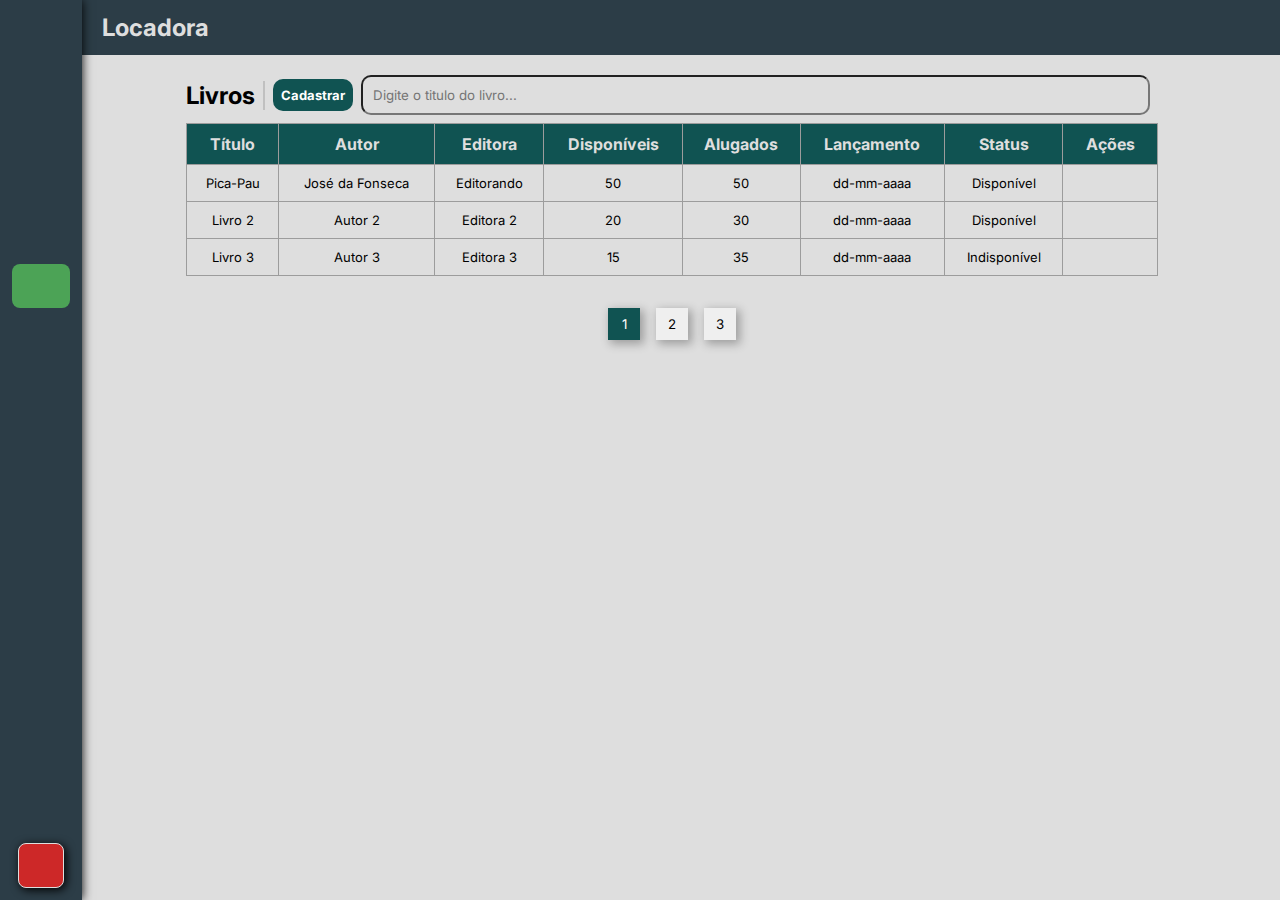
<file: html/books.html>
<!DOCTYPE html>
<html lang="pt-br">
<head>
    <meta charset="UTF-8">
    <meta name="viewport" content="width=device-width, initial-scale=1.0">
    <link rel="stylesheet" href="https://cdnjs.cloudflare.com/ajax/libs/font-awesome/6.5.2/css/all.min.css" integrity="sha512-SnH5WK+bZxgPHs44uWIX+LLJAJ9/2PkPKZ5QiAj6Ta86w+fsb2TkcmfRyVX3pBnMFcV7oQPJkl9QevSCWr3W6A==" crossorigin="anonymous" referrerpolicy="no-referrer" />
    <link rel="stylesheet" href="../css/headerAndSidebar.css">
    <link rel="stylesheet" href="../css/modais.css">
    <link rel="stylesheet" href="../css/books.css">
    <link rel="icon" href="../src/bluebook.png">
    <title>Cadastro de Livros</title>
</head>
<body>
    <nav id="sidebar">
        <div id="sidebarContent">
            <div id="user">
                <!-- <img src="https://cdn-icons-png.flaticon.com/512/4715/4715329.png" id="userAvatar" alt="Avatar"> -->
                <p id="userInfos">
                    <span class="itemDescription">
                        Admin
                    </span>

                    <span class="itemDescription">
                        useremail@gmail.com
                    </span>
                </p>

                <button id="openSidebar"><i class="fa-solid fa-bars"></i></button>
            </div>
   
            <ul id="sideItens">
                <a href="dashboard.html">
                    <li class="sideItem">
                            <i class="fa-solid fa-chart-line"></i>
                            <span class="itemDescription">
                                Relatório geral
                            </span>
                    </li>
                </a>

                <a href="users.html">
                    <li class="sideItem">
                            <i class="fa-solid fa-user-group"></i>
                            <span class="itemDescription">
                                Controle de usuários
                            </span>
                    </li>
                </a>

                <a href="renters.html">
                    <li class="sideItem">
                            <i class="fa-solid fa-address-book"></i>
                            <span class="itemDescription">
                                Controle de Locatários
                            </span>
                    </li>
                </a>

                <a href="publishers.html">
                    <li class="sideItem">
                            <i class="fa-solid fa-marker"></i>
                            <span class="itemDescription">
                                Controle de Editoras
                            </span>
                    </li>
                </a>

                <a href="#">
                    <li class="sideItem active">
                            <i class="fa-solid fa-book"></i>
                            <span class="itemDescription">
                                Controle de Livros
                            </span>
                    </li>
                </a>

                <a href="rents.html">
                    <li class="sideItem">
                            <i class="fa-solid fa-book-bookmark"></i>
                            <span class="itemDescription">
                                Controle de aluguéis
                            </span>
                    </li>
                </a>
            </ul>
        </div>

        <div id="logout">
            <button id="logoutBtn" onclick="window.location.href='../index.html'">
                <i class="fa-solid fa-right-from-bracket"></i>
                <span class="itemDescription">Logout</span>
            </button>
        </div>
    </nav>

    <header id="header">
        Locadora
    </header>

    <main id="main">
        <div class="tableHeader">
            <p class="tituloTable">Livros</p>
            <button class="cadastrarBtn">Cadastrar</button>

            <div class="campoPesquisa">
                <input type="text" id="searchInput" onkeyup="searchTable()" placeholder="Digite o titulo do livro..."> 
                <i class="fa-solid fa-magnifying-glass"></i>
            </div>
        </div>
 
        <table>
            <thead>
                <tr>
                    <th>Título</th>
                    <th>Autor</th>
                    <th>Editora</th>
                    <th>Disponíveis</th>
                    <th>Alugados</th>
                    <th>Lançamento</th>
                    <th>Status</th>
                    <th>Ações</th>
                </tr>
            </thead>
            <tbody id="table-body">
                <!-- js -->
            </tbody>
        </table>
        
        <div class="paginacao">
            <button id="prev" class="chevron"><i class="fa-solid fa-chevron-left"></i></button>
            <button class="paginacaoItem active">1</button>
            <button class="paginacaoItem">2</button>
            <button class="paginacaoItem">3</button>
            <button id="next" class="chevron"><i class="fa-solid fa-chevron-right"></i></button>
        </div>
        

        <!-- Modais -->
        <div id="fadeCadastrar" class="hide"></div>

        <div id="modalCadastrar" class="hide">
            <div class="modalHeaderCadastrar">
                <button id="closeBtnCadastrar"><i class="fa-solid fa-xmark"></i></button>
                <h2>Cadastro</h2>
            </div>
            <div class="modalBodyCadastrar">
                <form id="formCadastro">
                    <label for="titleBook"><i class="fa-solid fa-book"></i>Titulo do livro</label>
                    <input type="text" id="titleBook" name="titleBook" placeholder="Adicione o titulo do livro" required>
                    
                    <label for="autor"><i class="fa-solid fa-user"></i>Autor</label>
                    <input type="text" id="autor" name="autor" placeholder="Adicione o nome do autor" required>

                    <label for="publisher"><i class="fa-solid fa-bookmark"></i>Editora</label>
                    <input type="text" id="publisher" name="publisher" placeholder="Adicione o nome da editora" required>

                    <label for="date"><i class="fa-solid fa-calendar-days"></i>Data de lançamento</label>
                    <input type="date" id="date" name="date" placeholder="Adicione a data de lançamento" required>

                    <label for="estoque"><i class="fa-solid fa-store"></i>Estoque</label>
                    <input type="number" id="estoque" name="estoque" placeholder="Adicione o número de estoque" required>

                    <div class="opcoesCadastrar">
                        <button type="submit" class="salvarCadastroBtn">Cadastrar</button>
                        <button type="button" class="cancelarCadastroBtn">Cancelar</button>
                    </div> 
                </form>

            </div>
        </div>

        <div id="fadeAlugar" class="hide"></div>

        <div id="modalAlugar" class="hide">
            <div class="modalHeaderAlugar">
                <button id="closeBtnAlugar"><i class="fa-solid fa-xmark"></i></button>
                <h2>Cadastro</h2>
            </div>
            <div class="modalBodyAlugar">
                <form id="formAluguel">
                    <label for="titleBook"><i class="fa-solid fa-book"></i>Nome do Locatário</label>
                    <input type="text" id="titleBook" name="titleBook" placeholder="Adicione o nome do locatário" required>
                    
                    <label for="autor"><i class="fa-solid fa-user"></i>Email</label>
                    <input type="text" id="autor" name="autor" placeholder="Adicione o email do locatário" required>

                    <label for="date"><i class="fa-solid fa-calendar-days"></i>Data de devolução</label>
                    <input type="date" id="date" name="date" placeholder="dd/mm/aaaa required">

                    <div class="moreInfor">
                        <div class="inforRent"><i class="fa-solid fa-user"></i><span>Autor:</span> José da Fonseca</div>
                        <div class="inforRent"><i class="fa-solid fa-bookmark"></i><span>Editora:</span> Editorando</div>
                    </div>

                    <div class="opcoesAlugar">
                        <button type="submit" class="salvarAluguelBtn">Alugar</button>
                        <button type="button" class="cancelarAluguelBtn">Cancelar</button>
                    </div>
                </form>

            </div>
        </div>

        <div id="fade" class="hide"></div>

        <div id="modalExcluir" class="hide">
            <div class="modalHeader">
                <h2>Deseja excluir este livro?</h2>
                <button id="closeBtn"><i class="fa-solid fa-xmark"></i></button>
            </div>
            <div class="modalBody">
                <p>Após excluir, todos os dados deste livro serão apagados para sempre.</p>
                <div class="opcoes">
                    <button class="excluirBtn">Excluir livro</button>
                    <button class="cancelarBtn">Cancelar</button>
                </div>
            </div>
        </div>

        <div id="fadeEditar" class="hide"></div>

        <div id="modalEditar" class="hide">
            <div class="modalHeaderEditar">
                <button id="closeBtnEditar"><i class="fa-solid fa-xmark"></i></button>
                <h2>Edição</h2>
            </div>
            <div class="modalBodyEditar">
                <form>
                    <label for="titleBook"><i class="fa-solid fa-book"></i>Titulo do livro</label>
                    <input type="text" id="titleBook" name="titleBook" placeholder="Pica-Pau" >
                    
                    <label for="autor"><i class="fa-solid fa-user"></i>Autor</label>
                    <input type="text" id="autor" name="autor" placeholder="José da Fonseca	">

                    <label for="publisher"><i class="fa-solid fa-bookmark"></i>Editora</label>
                    <input type="text" id="publisher" name="publisher" placeholder="Editorando">

                    <label for="date"><i class="fa-solid fa-calendar-days"></i>Data de lançamento</label>
                    <input type="date" id="date" name="date" placeholder="dd/mm/aaaa">

                    <label for="estoque"><i class="fa-solid fa-store"></i>Estoque</label>
                    <input type="number" id="estoque" name="estoque" placeholder="50">

                    <div class="opcoesEditar">
                        <button class="salvarEditarBtn">Salvar</button>
                        <button class="cancelarEditarBtn">Cancelar</button>
                    </div>

                </form>
            </div>
        </div>

        <div id="fadeEditarConfirm" class="hide"></div>
        
        <div id="modalEditarConfirm" class="hide">
            <div class="modalHeader">
                <h2>Deseja editar este livro?</h2>
                <button id="closeBtnEditarConfirm"><i class="fa-solid fa-xmark"></i></button>
            </div>
            <div class="modalBody">
                <p>Após editar, todos os dados anteriores deste livro serão apagados para sempre.</p>
                <div class="opcoes">
                    <button class="editarBtnConfirm">Editar livro</button>
                    <button class="cancelarBtnEditarConfirm">Cancelar</button>
                </div>
            </div>
        </div>
    </main>

    <script src="../service/books.js"></script>
    <script src="../service/sidebar.js"></script>
</body>
</html>
</file>
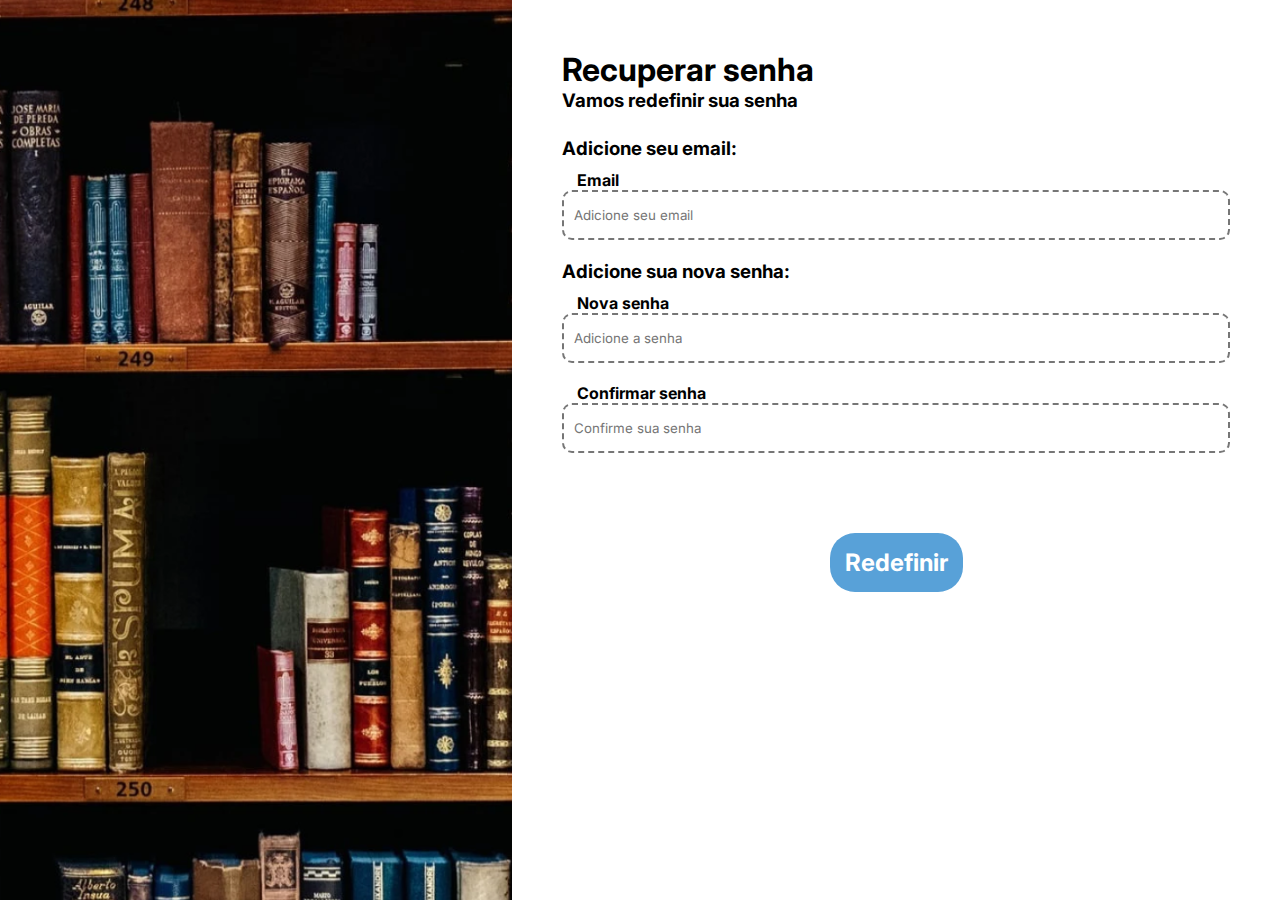
<file: html/recoverPassword.html>
<!DOCTYPE html>
<html lang="pt-br">
<head>
    <meta charset="UTF-8">
    <meta name="viewport" content="width=device-width, initial-scale=1.0">
    <link rel="stylesheet" href="https://cdnjs.cloudflare.com/ajax/libs/font-awesome/6.5.2/css/all.min.css" integrity="sha512-SnH5WK+bZxgPHs44uWIX+LLJAJ9/2PkPKZ5QiAj6Ta86w+fsb2TkcmfRyVX3pBnMFcV7oQPJkl9QevSCWr3W6A==" crossorigin="anonymous" referrerpolicy="no-referrer" />
    <link rel="stylesheet" href="../css/recoverPassword.css">
    <link rel="icon" href="../src/bluebook.png">
    <title>Recuperar senha</title>
</head>
<body>
    <main>
        <h1>Recuperar senha</h1>
        <h3>Vamos redefinir sua senha</h3>


        <form action="">
            <h3>Adicione seu email:</h3>
            <label for="username"><i class="fa-solid fa-envelope"></i> Email</label>
            <input type="email" id="email" name="email" placeholder="Adicione seu email" required>

            <h3>Adicione sua nova senha:</h3>
            <label for="password"><i class="fa-solid fa-lock"></i> Nova senha</label>
            <input type="password" id="newPassword" name="newPassword" placeholder= "Adicione a senha" required>
            
            <label for="password"><i class="fa-solid fa-lock"></i> Confirmar senha</label>
            <input type="password" id="passwordConfirm" name="passwordConfirm" placeholder="Confirme sua senha" required>
            
            <button type="submit">Redefinir</button>
        </form>
    </main>
</body>
</html>
</file>
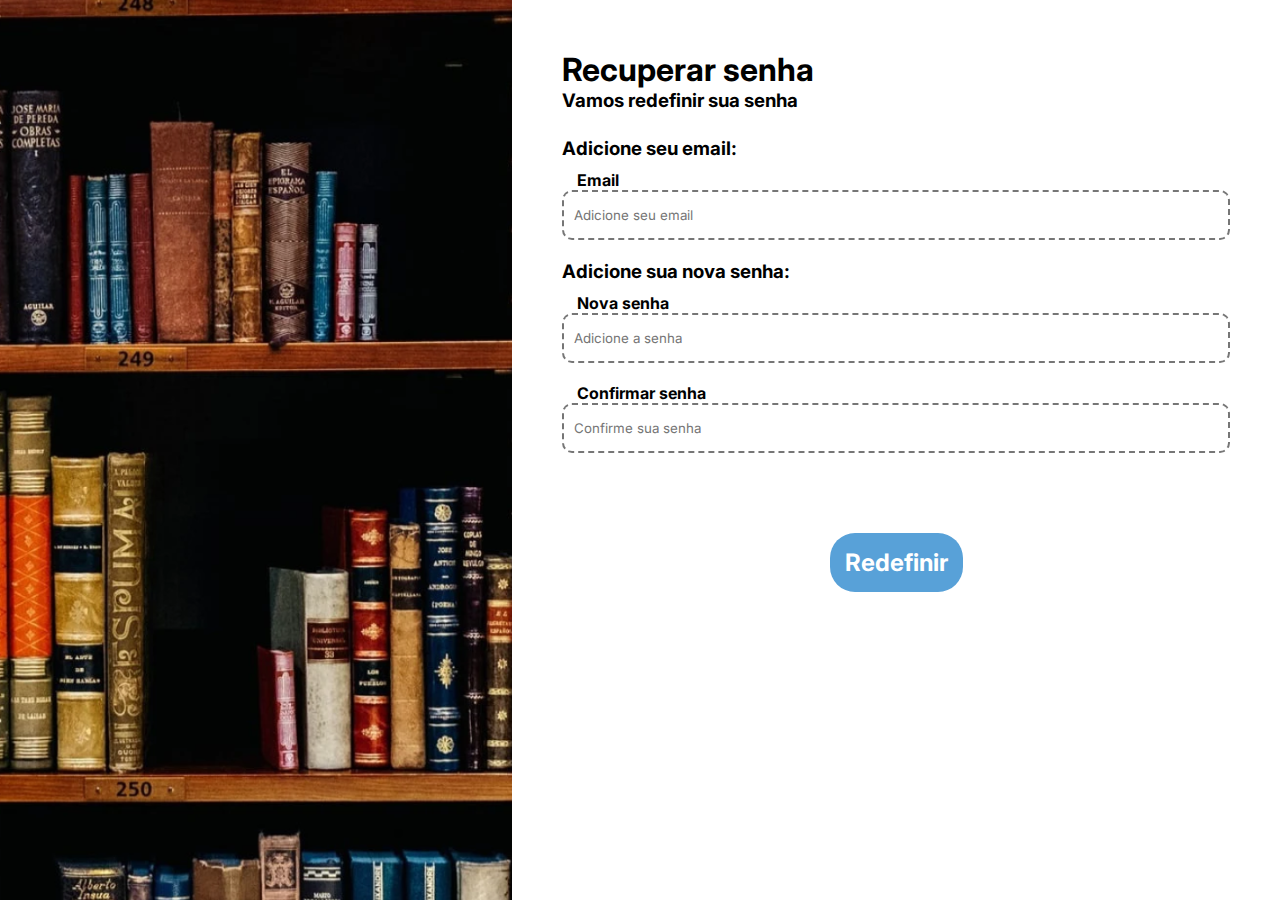
<file: html/recuperarSenha.html>
<!DOCTYPE html>
<html lang="pt-br">
<head>
    <meta charset="UTF-8">
    <meta name="viewport" content="width=device-width, initial-scale=1.0">
    <link rel="stylesheet" href="https://cdnjs.cloudflare.com/ajax/libs/font-awesome/6.5.2/css/all.min.css" integrity="sha512-SnH5WK+bZxgPHs44uWIX+LLJAJ9/2PkPKZ5QiAj6Ta86w+fsb2TkcmfRyVX3pBnMFcV7oQPJkl9QevSCWr3W6A==" crossorigin="anonymous" referrerpolicy="no-referrer" />
    <link rel="stylesheet" href="../css/recuperarSenha.css">
    <title>Recuperar senha</title>
</head>
<body>
    <main>
        <h1>Recuperar senha</h1>
        <h3>Vamos redefinir sua senha</h3>


        <form action="">
            <h3>Adicione seu email:</h3>
            <label for="username"><i class="fa-solid fa-envelope"></i> Email</label>
            <input type="email" id="email" name="email" placeholder="Adicione seu email" required>

            <h3>Adicione sua nova senha:</h3>
            <label for="password"><i class="fa-solid fa-lock"></i> Nova senha</label>
            <input type="password" id="newPassword" name="newPassword" placeholder= "Adicione a senha" required>
            
            <label for="password"><i class="fa-solid fa-lock"></i> Confirmar senha</label>
            <input type="password" id="passwordConfirm" name="passwordConfirm" placeholder="Confirme sua senha" required>
            
            <button type="submit">Redefinir</button>
        </form>
    </main>
</body>
</html>
</file>
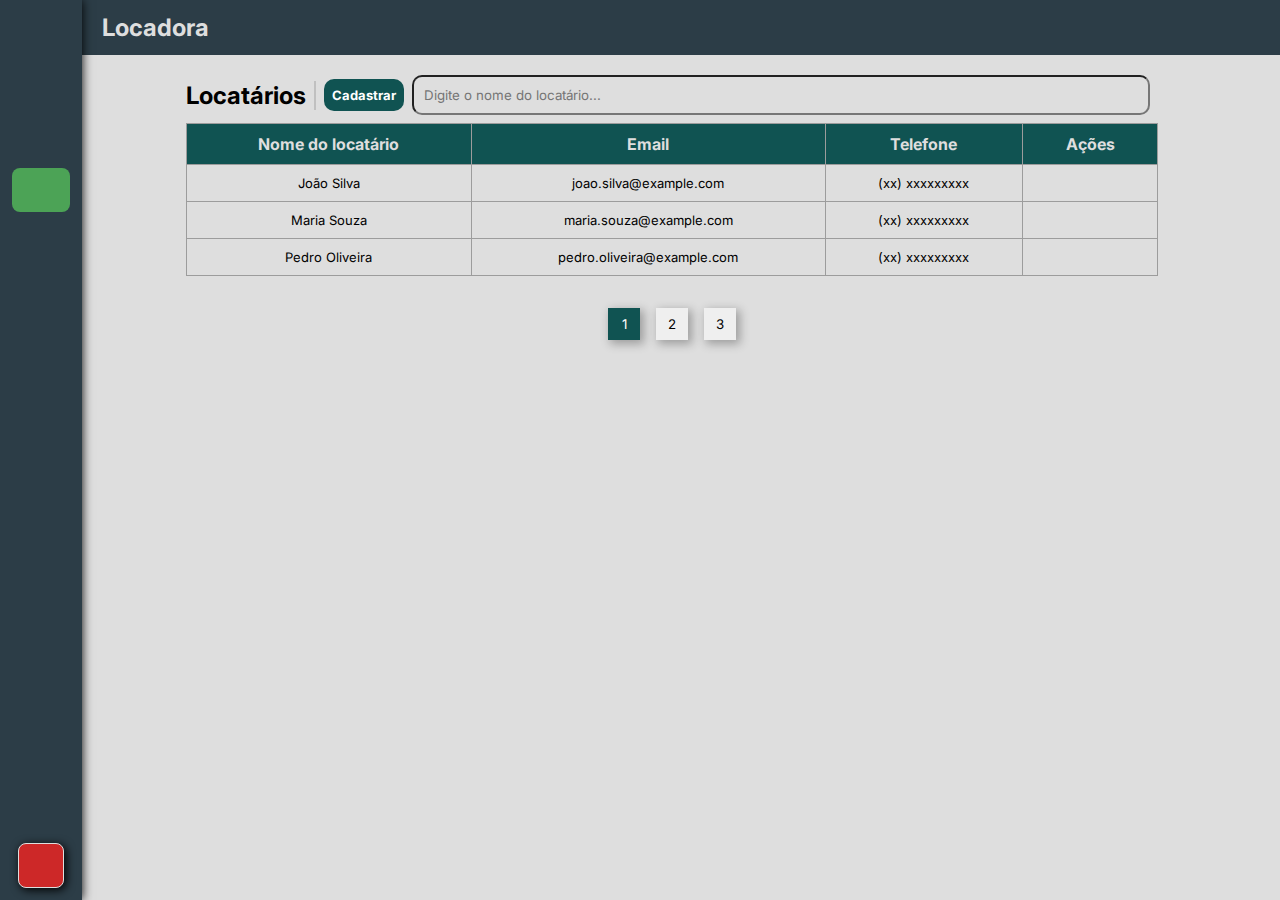
<file: html/renters.html>
<!DOCTYPE html>
<html lang="pt-br">
<head>
    <meta charset="UTF-8">
    <meta name="viewport" content="width=device-width, initial-scale=1.0">
    <link rel="stylesheet" href="https://cdnjs.cloudflare.com/ajax/libs/font-awesome/6.5.2/css/all.min.css" integrity="sha512-SnH5WK+bZxgPHs44uWIX+LLJAJ9/2PkPKZ5QiAj6Ta86w+fsb2TkcmfRyVX3pBnMFcV7oQPJkl9QevSCWr3W6A==" crossorigin="anonymous" referrerpolicy="no-referrer" />
    <link rel="stylesheet" href="../css/headerAndSidebar.css">
    <link rel="stylesheet" href="../css/modais.css">
    <link rel="stylesheet" href="../css/renters.css">
    <link rel="icon" href="../src/bluebook.png">
    <title>Cadastro de locatarios</title>
</head>
<body>
    <nav id="sidebar">
        <div id="sidebarContent">
            <div id="user">
                <!-- <img src="https://cdn-icons-png.flaticon.com/512/4715/4715329.png" id="userAvatar" alt="Avatar"> -->
                <p id="userInfos">
                    <span class="itemDescription">
                        Admin
                    </span>

                    <span class="itemDescription">
                        useremail@gmail.com
                    </span>
                </p>

                <button id="openSidebar"><i class="fa-solid fa-bars"></i></button>
            </div>
   
            <ul id="sideItens">
                <a href="dashboard.html">
                    <li class="sideItem">
                            <i class="fa-solid fa-chart-line"></i>
                            <span class="itemDescription">
                                Relatório geral
                            </span>
                    </li>
                </a>

                <a href="users.html">
                    <li class="sideItem">
                            <i class="fa-solid fa-user-group"></i>
                            <span class="itemDescription">
                                Controle de usuários
                            </span>
                    </li>
                </a>

                <a href="#">
                    <li class="sideItem active">
                            <i class="fa-solid fa-address-book"></i>
                            <span class="itemDescription">
                                Controle de Locatários
                            </span>
                    </li>
                </a>

                <a href="publishers.html">
                    <li class="sideItem">
                            <i class="fa-solid fa-marker"></i>
                            <span class="itemDescription">
                                Controle de Editoras
                            </span>
                    </li>
                </a>

                <a href="books.html">
                    <li class="sideItem">
                            <i class="fa-solid fa-book"></i>
                            <span class="itemDescription">
                                Controle de Livros
                            </span>
                    </li>
                </a>
                
                <a href="rents.html">
                    <li class="sideItem">
                            <i class="fa-solid fa-book-bookmark"></i>
                            <span class="itemDescription">
                                Controle de aluguéis
                            </span>
                    </li>
                </a>
            </ul>
        </div>

        <div id="logout">
            <button id="logoutBtn" onclick="window.location.href='../index.html'">
                <i class="fa-solid fa-right-from-bracket"></i>
                <span class="itemDescription">Logout</span>
            </button>
        </div>
    </nav>

    <header id="header">
        Locadora
    </header>

    <main id="main">
        <div class="tableHeader">
            <p class="tituloTable">Locatários</p>
            <button class="cadastrarBtn">Cadastrar</button>

            <div class="campoPesquisa">
                <input type="text" id="searchInput" onkeyup="searchTable()" placeholder="Digite o nome do locatário..."> 
                <i class="fa-solid fa-magnifying-glass"></i>
            </div>
        </div>

        <table>
            <thead>
                <tr>
                    <th>Nome do locatário</th>
                    <th>Email</th>
                    <th>Telefone</th>
                    <th>Ações</th>
                </tr>
            </thead>
            <tbody id="table-body">
                <!-- js -->
            </tbody>
        </table>
        
        <div class="paginacao">
            <button id="prev" class="chevron"><i class="fa-solid fa-chevron-left"></i></button>
            <button class="paginacaoItem active">1</button>
            <button class="paginacaoItem">2</button>
            <button class="paginacaoItem">3</button>
            <button id="next" class="chevron"><i class="fa-solid fa-chevron-right"></i></button>
        </div>
        

        <!-- Modais -->
        <div id="fadeCadastrar" class="hide"></div>

        <div id="modalCadastrar" class="hide">
            <div class="modalHeaderCadastrar">
                <button id="closeBtnCadastrar"><i class="fa-solid fa-xmark"></i></button>
                <h2>Cadastro</h2>
            </div>
            <div class="modalBodyCadastrar">
                <form id="formCadastro">
                    <div class="step activeStep">
                        <label for="username"><i class="fa-solid fa-user"></i>Nome do locatário</label>
                        <input type="text" id="username" name="username" placeholder="Adicione o nome do locatário" required>
                        
                        <label for="email"><i class="fa-solid fa-envelope"></i>Email</label>
                        <input type="email" id="email" name="email" placeholder="Adicione o email da editora" required>

                        <label for="tel"><i class="fa-solid fa-phone"></i>Telefone</label>
                        <input type="tel" id="tel" name="tel" placeholder="Adicione o telefone do locatario" required>

                        <label for="site"><i class="fa-regular fa-credit-card"></i>CPF</label>
                        <input type="text" id="cpf" name="cpf" placeholder="Adicione o cpf" required>

                        <div class="opcoesCadastrar">
                            <button type="submit" class="proximoCadastroBtn">Próximo</button>
                            <button type="button" class="cancelarCadastroBtn">Cancelar</button>
                        </div>
                    </div>

                    <div class="step">
                        <label for="username"><i class="fa-regular fa-building"></i>Logradouro</label>
                        <input type="text" id="username" name="username" placeholder="Adicione o logradouro">
                        
                        <label for="homeNumber"><i class="fa-solid fa-house"></i>Número da residência</label>
                        <input type="text" id="homeNumber" name="homeNumber" placeholder="Adicione o número da residência">

                        <label for="tel"><i class="fa-solid fa-road"></i>Bairro</label>
                        <input type="tel" id="tel" name="tel" placeholder="Adicione o bairro">

                        <label for="city"><i class="fa-solid fa-city"></i>Cidade</label>
                        <input type="text" id="city" name="city" placeholder="Adicione a cidade">

                        <div class="opcoesCadastrar">
                            <button type="submit" class="salvarCadastroBtn">Cadastrar</button>
                            <button type="button" class="cancelarCadastroBtn2">Cancelar</button>
                        </div>
                    </div>
                </form>

            </div>
        </div>

        <div id="fade" class="hide"></div>

        <div id="modalExcluir" class="hide">
            <div class="modalHeader">
                <h2>Deseja excluir este locatário?</h2>
                <button id="closeBtn"><i class="fa-solid fa-xmark"></i></button>
            </div>
            <div class="modalBody">
                <p>Após excluir, todos os dados deste locatário serão apagados para sempre.</p>
                <div class="opcoes">
                    <button class="excluirBtn">Excluir locatário</button>
                    <button class="cancelarBtn">Cancelar</button>
                </div>
            </div>
        </div>

        <div id="fadeEditar" class="hide"></div>

        <div id="modalEditar" class="hide">
            <div class="modalHeaderEditar">
                <button id="closeBtnEditar"><i class="fa-solid fa-xmark"></i></button>
                <h2>Edição</h2>
            </div>
            <div class="modalBodyEditar">
                <form>
                    <label for="username"><i class="fa-solid fa-book"></i>Nome da editora</label>
                    <input type="text" id="username" name="username" placeholder="Editora">
                    
                    <label for="email"><i class="fa-solid fa-envelope"></i>Email</label>
                    <input type="email" id="email" name="email" placeholder="editora@harpercollins.com">

                    <label for="tel"><i class="fa-solid fa-phone"></i>Telefone</label>
                    <input type="tel" id="tel" name="tel" placeholder="652-207-7000">

                    <label for="site"><i class="fa-solid fa-globe"></i>Site</label>
                    <input type="url" id="site" name="site" placeholder="edieditora.com">
                </form>
                
                <div class="opcoesEditar">
                    <button type="" class="salvarEditarBtn">Salvar</button>
                    <button class="cancelarEditarBtn">Cancelar</button>
                </div>

            </div>
        </div>

        <div id="fadeEditarConfirm" class="hide"></div>
        
        <div id="modalEditarConfirm" class="hide">
            <div class="modalHeader">
                <h2>Deseja editar este locatário?</h2>
                <button id="closeBtnEditarConfirm"><i class="fa-solid fa-xmark"></i></button>
            </div>
            <div class="modalBody">
                <p>Após editar, todos os dados anteriores deste locatário serão apagados para sempre.</p>
                <div class="opcoes">
                    <button class="editarBtnConfirm">Editar editora</button>
                    <button class="cancelarBtnEditarConfirm">Cancelar</button>
                </div>
            </div>
        </div>

        <div id="fadeDetalhes" class="hide"></div>

        <div id="modalDetalhes" class="hide">
            <div class="modalHeaderDetalhes">
                <button id="closeBtnDetalhes"><i class="fa-solid fa-xmark"></i></button>
                <h2>Detalhes</h2>
            </div>

            <div class="modalBodyDetalhes">

                <div class="detalhesSessao">
                    <div class="detalhes">
                        <div class="inforEditora">
                            <div class="inforEditoraTitle"><i class="fa-solid fa-user"></i>Nome do locatário</div>
                            <p>João Silva</p>
                        </div>

                        <div class="inforEditora">
                            <div class="inforEditoraTitle"><i class="fa-solid fa-envelope"></i>Email</div>
                            <p>joao.silva@example.com</p>
                        </div>

                        <div class="inforEditora">
                            <div class="inforEditoraTitle"><i class="fa-solid fa-phone"></i>Telefone</div>
                            <p>(xx) xxxxxxxxx</p>
                        </div>

                        <div class="inforEditora">
                            <div class="inforEditoraTitle"><i class="fa-regular fa-credit-card"></i>CPF</div>
                            <p>45x.xxx.xxx.65</p>
                        </div>
                    </div>

                    <div class="detalhes">
                        <div class="inforEditora">
                            <div class="inforEditoraTitle"><i class="fa-regular fa-building"></i>Logradouro</div>
                            <p>Condominio seu zé</p>
                        </div>

                        <div class="inforEditora">
                            <div class="inforEditoraTitle"><i class="fa-solid fa-house"></i>Número da casa</div>
                            <p>456</p>
                        </div>

                        <div class="inforEditora">
                            <div class="inforEditoraTitle"><i class="fa-solid fa-road"></i>Bairro</div>
                            <p>Horto</p>
                        </div>

                        <div class="inforEditora">
                            <div class="inforEditoraTitle"><i class="fa-solid fa-city"></i>Cidade</div>
                            <p>Maracanaú</p>
                        </div>

                        <div class="inforEditora">
                            <div class="inforEditoraTitle"><i class="fa-regular fa-map"></i>Uf</div>
                            <p>Ceará</p>
                        </div>
                    </div>
                </div>

                <div class="opcoesEditar">
                    <button type="" class="sairDetalhesBtn">Sair</button>
                </div>
            </div>
        </div>
    </main>

    <script src="../service/renters.js"></script>
    <script src="../service/sidebar.js"></script>
</body>
</html>
</file>
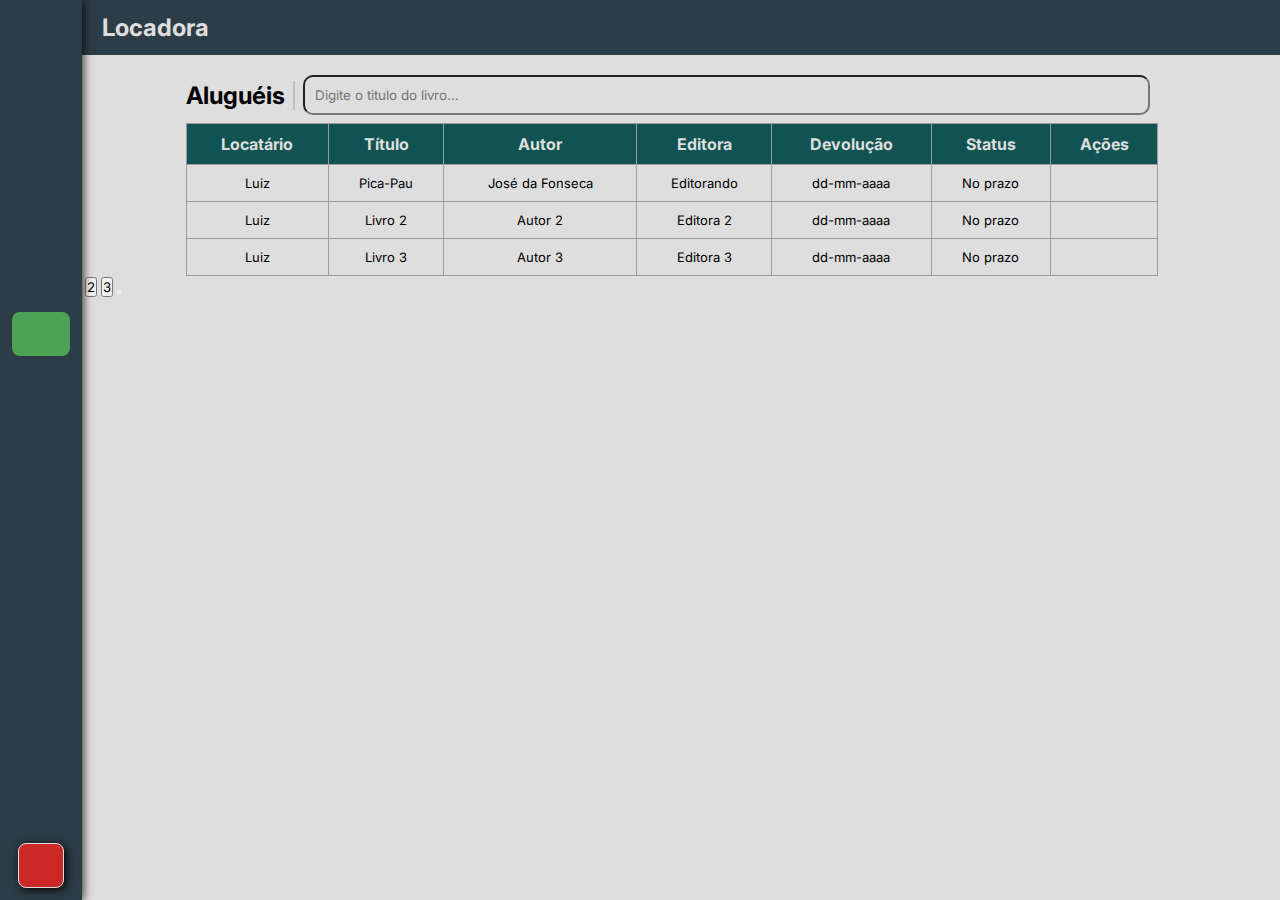
<file: html/rents.html>
<!DOCTYPE html>
<html lang="pt-br">
<head>
    <meta charset="UTF-8">
    <meta name="viewport" content="width=device-width, initial-scale=1.0">
    <link rel="stylesheet" href="https://cdnjs.cloudflare.com/ajax/libs/font-awesome/6.5.2/css/all.min.css" integrity="sha512-SnH5WK+bZxgPHs44uWIX+LLJAJ9/2PkPKZ5QiAj6Ta86w+fsb2TkcmfRyVX3pBnMFcV7oQPJkl9QevSCWr3W6A==" crossorigin="anonymous" referrerpolicy="no-referrer" />
    <link rel="stylesheet" href="../css/headerAndSidebar.css">
    <link rel="stylesheet" href="../css/modais.css">
    <link rel="stylesheet" href="../css/rents.css">
    <link rel="icon" href="../src/bluebook.png">
    <title>Controle de alugueis</title>
</head>
<body>
    <nav id="sidebar">
        <div id="sidebarContent">
            <div id="user">
                <!-- <img src="https://cdn-icons-png.flaticon.com/512/4715/4715329.png" id="userAvatar" alt="Avatar"> -->
                <p id="userInfos">
                    <span class="itemDescription">
                        Admin
                    </span>

                    <span class="itemDescription">
                        useremail@gmail.com
                    </span>
                </p>

                <button id="openSidebar"><i class="fa-solid fa-bars"></i></button>
            </div>
   
            <ul id="sideItens">
                <a href="dashboard.html">
                    <li class="sideItem">
                            <i class="fa-solid fa-chart-line"></i>
                            <span class="itemDescription">
                                Relatório geral
                            </span>
                    </li>
                </a>

                <a href="users.html">
                    <li class="sideItem">
                            <i class="fa-solid fa-user-group"></i>
                            <span class="itemDescription">
                                Controle de usuários
                            </span>
                    </li>
                </a>

                <a href="renters.html">
                    <li class="sideItem">
                            <i class="fa-solid fa-address-book"></i>
                            <span class="itemDescription">
                                Controle de Locatários
                            </span>
                    </li>
                </a>

                <a href="publishers.html">
                    <li class="sideItem">
                            <i class="fa-solid fa-marker"></i>
                            <span class="itemDescription">
                                Controle de Editoras
                            </span>
                    </li>
                </a>

                <a href="books.html">
                    <li class="sideItem">
                            <i class="fa-solid fa-book"></i>
                            <span class="itemDescription">
                                Controle de Livros
                            </span>
                    </li>
                </a>

                <a href="#">
                    <li class="sideItem active">
                            <i class="fa-solid fa-book-bookmark"></i>
                            <span class="itemDescription">
                                Controle de aluguéis
                            </span>
                    </li>
                </a>
            </ul>
        </div> 

        <div id="logout">
            <button id="logoutBtn" onclick="window.location.href='../index.html'">
                <i class="fa-solid fa-right-from-bracket"></i>
                <span class="itemDescription">Logout</span>
            </button>
        </div>
    </nav>

    <header id="header">
        Locadora
    </header>

    <main id="main">
        <div class="tableHeader">
            <p class="tituloTable">Aluguéis</p>

            <div class="campoPesquisa">
                <input type="text" id="searchInput" onkeyup="searchTable()" placeholder="Digite o titulo do livro..."> 
                <i class="fa-solid fa-magnifying-glass"></i>
            </div>
        </div>
        
        <table>
            <thead>
                <tr>
                    <th>Locatário</th>
                    <th>Título</th>
                    <th>Autor</th>
                    <th>Editora</th>
                    <th>Devolução</th>
                    <th>Status</th>
                    <th>Ações</th>
                </tr>
            </thead>
            <tbody id="table-body">
                <!-- js -->
            </tbody>
        </table>
        
        <div class="paginacao">
            <button id="prev" class="chevron"><i class="fa-solid fa-chevron-left"></i></button>
            <button class="paginacaoItem active">1</button>
            <button class="paginacaoItem">2</button>
            <button class="paginacaoItem">3</button>
            <button id="next" class="chevron"><i class="fa-solid fa-chevron-right"></i></button>
        </div>
        

        <div id="fade" class="hide"></div>

        <div id="modalDevolver" class="hide">
            <div class="modalHeader">
                <h2>Deseja devolver este livro?</h2>
                <button id="closeBtn"><i class="fa-solid fa-xmark"></i></button>
            </div>
            <div class="modalBody">
                <p>Você poderá alugar novamente este livro depois no catálogo de livros.</p>
                <div class="opcoes">
                    <button class="devolverBtn">Devolver livro</button>
                    <button class="cancelarBtn">Cancelar</button>
                </div>
            </div>
        </div>

        <div id="fadeEditar" class="hide"></div>

        <div id="modalEditar" class="hide">
            <div class="modalHeaderEditar">
                <button id="closeBtnEditar"><i class="fa-solid fa-xmark"></i></button>
                <h2>Edição</h2>
            </div>
            <div class="modalBodyEditar">
                <form>
                    <label for="titleBook"><i class="fa-solid fa-book"></i>Nome do Locatário</label>
                    <input type="text" id="titleBook" name="titleBook" placeholder="Luiz" >
                    
                    <label for="autor"><i class="fa-solid fa-user"></i>Email</label>
                    <input type="text" id="autor" name="autor" placeholder="luizinho@gmail.com">

                    <label for="date"><i class="fa-solid fa-calendar-days"></i>Data de devolução</label>
                    <input type="date" id="date" name="date" placeholder="dd/mm/aaaa">

                    <div class="moreInfor">
                        <div class="inforRent"><i class="fa-solid fa-user"></i><span>Autor:</span> José da Fonseca</div>
                        <div class="inforRent"><i class="fa-solid fa-bookmark"></i><span>Editora:</span> Editorando</div>
                    </div>

                    <div class="opcoesEditar">
                        <button class="salvarEditarBtn">Salvar</button>
                        <button class="cancelarEditarBtn">Cancelar</button>
                    </div>

                </form>
            </div>
        </div>

        <div id="fadeEditarConfirm" class="hide"></div>
        
        <div id="modalEditarConfirm" class="hide">
            <div class="modalHeader">
                <h2>Deseja editar este livro?</h2>
                <button id="closeBtnEditarConfirm"><i class="fa-solid fa-xmark"></i></button>
            </div>
            <div class="modalBody">
                <p>Após editar, todos os dados anteriores deste livro serão apagados para sempre.</p>
                <div class="opcoes">
                    <button class="editarBtnConfirm">Editar livro</button>
                    <button class="cancelarBtnEditarConfirm">Cancelar</button>
                </div>
            </div>
        </div>
    </main>

    <script src="../service/rents.js"></script>
    <script src="../service/sidebar.js"></script>
</body>
</html>
</file>
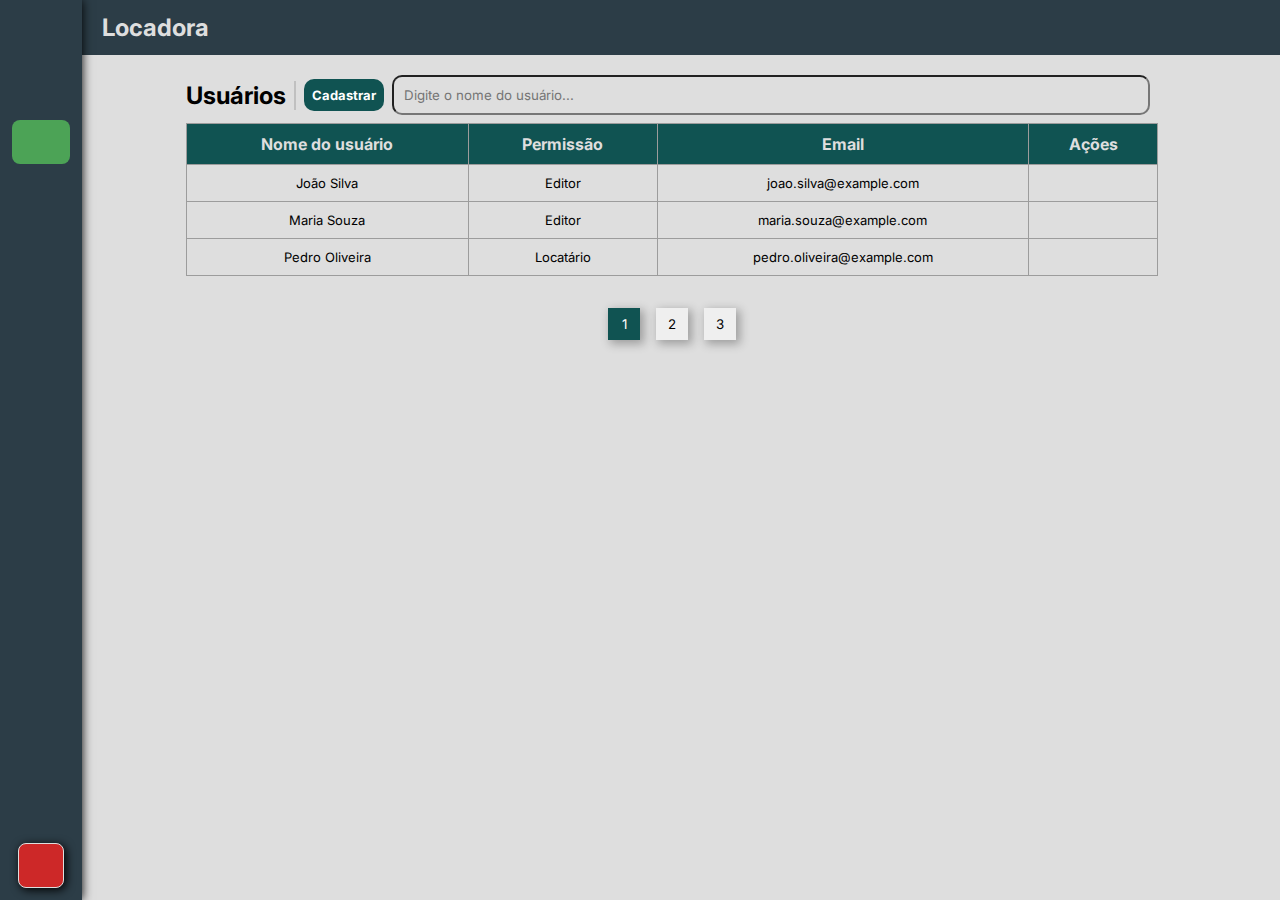
<file: html/users.html>
<!DOCTYPE html>
<html lang="pt-br">
<head>
    <meta charset="UTF-8">
    <meta name="viewport" content="width=device-width, initial-scale=1.0">
    <link rel="stylesheet" href="https://cdnjs.cloudflare.com/ajax/libs/font-awesome/6.5.2/css/all.min.css" integrity="sha512-SnH5WK+bZxgPHs44uWIX+LLJAJ9/2PkPKZ5QiAj6Ta86w+fsb2TkcmfRyVX3pBnMFcV7oQPJkl9QevSCWr3W6A==" crossorigin="anonymous" referrerpolicy="no-referrer" />
    <link rel="stylesheet" href="../css/headerAndSidebar.css">
    <link rel="stylesheet" href="../css/modais.css">
    <link rel="stylesheet" href="../css/users.css">
    <link rel="icon" href="../src/bluebook.png">
    <title>Cadastro de usuarios</title>
</head>
<body>
    <nav id="sidebar">
        <div id="sidebarContent">
            <div id="user">
                <!-- <img src="https://cdn-icons-png.flaticon.com/512/4715/4715329.png" id="userAvatar" alt="Avatar"> -->
                <p id="userInfos">
                    <span class="itemDescription">
                        Admin
                    </span>

                    <span class="itemDescription">
                        useremail@gmail.com
                    </span>
                </p>

                <button id="openSidebar"><i class="fa-solid fa-bars"></i></button>
            </div>
   
            <ul id="sideItens">
                <a href="dashboard.html">
                    <li class="sideItem">
                            <i class="fa-solid fa-chart-line"></i>
                            <span class="itemDescription">
                                Relatório geral
                            </span>
                    </li>
                </a>

                <a href="#">
                    <li class="sideItem active">
                        
                            <i class="fa-solid fa-user-group"></i>
                            <span class="itemDescription">
                                Controle de usuários
                            </span>
                    </li>
                </a>

                <a href="renters.html">
                    <li class="sideItem">
                            <i class="fa-solid fa-address-book"></i>
                            <span class="itemDescription">
                                Controle de Locatários
                            </span>
                    </li>
                </a> 

                <a href="publishers.html">
                    <li class="sideItem">
                            <i class="fa-solid fa-marker"></i>
                            <span class="itemDescription">
                                Controle de Editoras
                            </span>  
                    </li>
                </a>

                <a href="books.html">
                    <li class="sideItem">
                            <i class="fa-solid fa-book"></i>
                            <span class="itemDescription">
                                Controle de Livros
                            </span>
                    </li>
                </a>

                <a href="rents.html">
                    <li class="sideItem">
                            <i class="fa-solid fa-book-bookmark"></i>
                            <span class="itemDescription">
                                Controle de aluguéis
                            </span>
                    </li>
                </a>
            </ul>
        </div>

        <div id="logout">
            <button id="logoutBtn" onclick="window.location.href='../index.html'">
                <i class="fa-solid fa-right-from-bracket"></i>
                <span class="itemDescription">Logout</span>
            </button>
        </div>
    </nav>

    <header id="header">
        Locadora
    </header>

    <main id="main">
        <div class="tableHeader">
            <p class="tituloTable">Usuários</p>
            <button class="cadastrarBtn">Cadastrar</button>

            <div class="campoPesquisa">
                <input type="text" id="searchInput" onkeyup="searchTable()" placeholder="Digite o nome do usuário..."> 
                <i class="fa-solid fa-magnifying-glass"></i>
            </div>
        </div>
        
        <table>
            <thead>
                <tr>
                    <th>Nome do usuário</th>
                    <th>Permissão</th>
                    <th>Email</th>
                    <th>Ações</th>
                </tr>
            </thead>
            <tbody id="table-body">
                <!-- js -->
            </tbody>
        </table>
        
        <div class="paginacao">
            <button id="prev" class="chevron"><i class="fa-solid fa-chevron-left"></i></button>
            <button class="paginacaoItem active">1</button>
            <button class="paginacaoItem">2</button>
            <button class="paginacaoItem">3</button>
            <button id="next" class="chevron"><i class="fa-solid fa-chevron-right"></i></button>
        </div>
        

        <!-- Modais -->
        <div id="fadeCadastrar" class="hide"></div>

        <div id="modalCadastrar" class="hide">
            <div class="modalHeaderCadastrar">
                <button id="closeBtnCadastrar"><i class="fa-solid fa-xmark"></i></button>
                <h2>Cadastro</h2>
            </div>
            <div class="modalBodyCadastrar">
                <form id="formCadastro">
                    <label for="username"><i class="fa-solid fa-user"></i>Nome do usuário</label>
                    <input type="text" id="username" name="username" placeholder="Adicione o nome do usuário" required>
                    
                    <label for="email"><i class="fa-solid fa-envelope"></i>Email</label>
                    <input type="email" id="email" name="email" placeholder="Adicione o email do usuário" required>

                    <label for="site"><i class="fa-solid fa-lock"></i>Senha</label>
                    <input type="text" id="password" name="password" placeholder="Adicione a senha" required>

                    <label for="site"><i class="fa-solid fa-lock"></i>Confirmar senha</label>
                    <input type="text" id="passwordConfirm" name="passwordConfirm" placeholder="Confirme a senha" required>

                    <div class="radioGroup">
                        <label>
                            <input type="radio" name="role" value="editor">
                            Editor
                        </label>
                        <label>
                            <input type="radio" name="role" value="locatario">
                            Locatário
                        </label>
                    </div>

                    <div class="opcoesCadastrar">
                        <button type="submit" class="salvarCadastroBtn">Cadastrar</button>
                        <button type="button" class="cancelarCadastroBtn">Cancelar</button>
                    </div>

                </form>

            </div>
        </div>

        <div id="fade" class="hide"></div>

        <div id="modalExcluir" class="hide">
            <div class="modalHeader">
                <h2>Deseja excluir este usuário?</h2>
                <button id="closeBtn"><i class="fa-solid fa-xmark"></i></button>
            </div>
            <div class="modalBody">
                <p>Após excluir, todos os dados deste usuário serão apagados para sempre.</p>
                <div class="opcoes">
                    <button class="excluirBtn">Excluir usuário</button>
                    <button class="cancelarBtn">Cancelar</button>
                </div>
            </div>
        </div>

        <div id="fadeEditar" class="hide"></div>

        <div id="modalEditar" class="hide">
            <div class="modalHeaderEditar">
                <button id="closeBtnEditar"><i class="fa-solid fa-xmark"></i></button>
                <h2>Edição</h2>
            </div>
            <div class="modalBodyEditar">
                <form>
                    <label for="username"><i class="fa-solid fa-user"></i>Nome do usuário</label>
                    <input type="text" id="username" name="username" placeholder="João Silva">
                    
                    <label for="email"><i class="fa-solid fa-envelope"></i>Email</label>
                    <input type="email" id="email" name="email" placeholder="joao.silva@example.com	">

                    <label for="site"><i class="fa-solid fa-lock"></i>Senha</label>
                    <input type="text" id="password" name="password" placeholder="125486">
                </form>
                
                <div class="opcoesEditar">
                    <button type="" class="salvarEditarBtn">Salvar</button>
                    <button class="cancelarEditarBtn">Cancelar</button>
                </div>

            </div>
        </div>

        <div id="fadeEditarConfirm" class="hide"></div>
        
        <div id="modalEditarConfirm" class="hide">
            <div class="modalHeader">
                <h2>Deseja editar este usuário?</h2>
                <button id="closeBtnEditarConfirm"><i class="fa-solid fa-xmark"></i></button>
            </div>
            <div class="modalBody">
                <p>Após editar, todos os dados anteriores deste usuário serão apagados para sempre.</p>
                <div class="opcoes">
                    <button class="editarBtnConfirm">Editar usuário</button>
                    <button class="cancelarBtnEditarConfirm">Cancelar</button>
                </div>
            </div>
        </div>
    </main>

    <script type="module" src="../service/users.js"></script>
    <script src="../service/sidebar.js"></script>
</body>
</html>
</file>
<file: css/headerAndSidebar.css>
@import url('https://fonts.googleapis.com/css2?family=Inter:wght@100..900&display=swap');
*{margin: 0; padding: 0; box-sizing: border-box; text-decoration: none; font-family: "Inter", sans-serif;}

a{color: #DFDFDF;}

body{
    min-height: 100vh;
    background-color: #DEDEDE;
}

/* Sidebar css */

#sidebar{
    display: flex;
    position: absolute; 
    color: #DFDFDF;
    flex-direction: column;
    justify-content: space-between;
    background-color: #2C3D47;
    width: fit-content;
    height: 100vh;
    transition: all 0.5s;
    width: 5%;
    min-width: 82px;
    box-shadow: 0px 0px 10px 0px rgb(0, 0, 0);
    z-index: 5;
}

#sidebarContent{
    padding: 12px;
}

#user{
    display: flex;
    align-items: center;
    /* gap: 8px; */
    margin-bottom: 24px;
}

#userAvatar{
    width: 3vw;
    height: 3vw;
    margin-inline: auto;
    object-fit: cover;
    border-radius: 20px;
}

#userInfos{
    display: flex;
    flex-direction: column;
}

#userInfos span:last-child{
    font-size: small;
}

#sideItens{
    display: flex;
    flex-direction: column;
    gap: 4px;
    list-style: none;
    white-space: nowrap;
}

.sideItem{
    display: flex;
    align-items: center;
    justify-content: center;
    border-radius: 8px;
    padding: 14px;
    cursor: pointer;
    font-size: small;
}

.sideItem.active{
    background-color: #4ca356;
}

.sideItem:hover:not(.active){
    transition: ease-in-out 0.3s;
    background-color: #445d6b;
}

.sideItem a{
    display: flex;
    align-items: center;
}

.sideItem a i{
    display: flex;
    align-items: center;
    justify-content: center;
    width: 20px;
    height: 20px;
}

.itemDescription{
    text-align: center;
    width: 0;
    overflow: hidden;
    text-overflow: ellipsis;
    min-width: 0;
    transition: width .3s;
}

#sidebar.openSidebar{
    white-space: nowrap;
    min-width: 18%;
}

#sidebar.openSidebar .itemDescription{
    width: fit-content;
    text-align: left;
}

#sidebar.openSidebar .sideItem{
    justify-content: left;
    gap: 10px;
}

#logout{
    border-top: 1px solid #2C3D47;
    padding: 12px;
} 

#logoutBtn{
    display: flex;
    justify-content: center;
    margin-inline: auto;
    padding: 12px;
    width: 80%;
    border-radius: 8px;
    color: #DEDEDE;
    font-size: 15px;
    align-items: center;
    cursor: pointer;
    border: 0.1px solid #dedede;
    background-color: #CD2828;
    box-shadow: 2px 2px 10px 0px rgb(0, 0, 0);
}

#sidebar.openSidebar #logout{
    padding: 10px;
}

#sidebar.openSidebar #logoutBtn{
    padding: 12px;
    gap: 10%;
}

/* Header */
header{
    display: flex;
    align-items: center;
    padding-left: 8%;
    gap: 3%;
    width: 100%;
    height: 55px;
    background-color: #2C3D47;
    color: #DEDEDE;
    font-size: x-large;
    font-weight: bold;
}

header.openSidebar{
    padding-left: 20%;
}

/* btn abrir sidebar */
#openSidebar{
    margin-inline: auto;
    background-color: #2c3d4700;
    border: none;
    font-size: x-large;
    color: #dedede;
    cursor: pointer;
}

main{
    display: flex;
    /* background-color: red; */
    flex-direction: column;
    margin-top: 20px;
    margin-left: 5%;
}

main.openSidebar{
    margin-left: 20%;
}

@media (max-width: 900px){
    #sidebar.openSidebar{
        white-space: nowrap;
        min-width: fit-content;
    }

    header{
        padding-left: 25%;
    }   

    header.openSidebar{
        padding-left: 60%;
    }

    main.openSidebar{
        margin-left: 25%;
    }
}
</file>
<file: css/modais.css>
/* conf gerais */

#closeBtn, #closeBtnEditarConfirm{
    background-color: rgba(0, 0, 255, 0);
    padding: .6rem 1.2rem;
    color: #fff;
    border: none;
    border-radius: .25rem;
    cursor: pointer;
    opacity: .9;
    font-size: 1rem;
    transition: all 0.5s;
}

#closeBtn:hover, #closeBtnEditar, #closeBtnEditarConfirm, #closeBtnDetalhes{
    opacity: 1;
}

#fadeCadastrar, #fade, #fadeEditar, #fadeEditarConfirm, #fadeDetalhes, #modal{
    transition: .5s;
    opacity: 1;
    pointer-events: all;
}

#fadeCadastrar, #fade, #fadeEditar, #fadeEditarConfirm, #fadeDetalhes, #fadeAlugar{
    position: fixed;
    top: 0;
    left: 0;
    width: 100%;
    height: 100%;
    background-color: rgba(0, 0, 0, .6);
    z-index: 50;
}

#modalExcluir, #modalEditarConfirm, #modalDevolver{
    position: fixed;
    left: 50%;
    top: 50%;
    transform: translate(-50%, -50%);
    /* min-width: 40%;
    min-height: 35%; */
    max-width: 90%;
    padding: 1.2rem;
    border-radius: 15px;
    z-index: 51;
    background-color: #2C3D47;
    color: #fff;
}

.modalHeader{
    display: flex;
    justify-content: space-between;
    align-items: center;
    border-bottom: 1px solid #ccc;
    padding-bottom: 10px;
    margin-bottom: 10px;
}

.modalBody{
    display: flex;
    flex-direction: column;
    gap: 1.2rem;
}

#fadeCadastrar.hide, #modalCadastrar.hide, #fade.hide, #modalExcluir.hide, #modalEditarConfirm.hide, #fadeEditarConfirm.hide, #modalEditar.hide, #fadeEditar.hide, #modalDetalhes.hide, #fadeDetalhes.hide ,#modalAlugar.hide, #fadeAlugar.hide, #modalDevolver.hide{
    opacity: 0;
    pointer-events: none;
}

.opcoes{
    display: flex;
    justify-content: space-evenly;
}

.excluirBtn, .editarBtnConfirm, .devolverBtn{
    border-radius: 10px;
    border: none;
    width: 35%;
    height: auto;
    padding: 1rem;
    color: #dedede;
    font-size: 1.5vw;
    font-weight: bold;
    background-color: #9F2121;
    cursor: pointer;
}

.cancelarBtn, .cancelarEditarBtn, .cancelarBtnEditarConfirm, .cancelarCadastroBtn, .cancelarCadastroBtn2, .cancelarAluguelBtn{
    border-radius: 10px;
    border: none;
    width: 35%;
    padding: 1rem;
    color: #dedede;
    font-size: 1.5vw;
    font-weight: bold;
    background-color: #303030;
    cursor: pointer;
}

/* Modal editar */

#modalEditar{
    position: fixed;
    left: 50%;
    top: 50%;
    transform: translate(-50%, -50%);
    min-width: 40%;
    min-height: 35%;
    max-width: 90%;
    padding: 1.2rem;
    border: solid black 1px;
    border-radius: 15px;
    z-index: 51;
    background-color: #d4d4d4;
}

.modalHeaderEditar{
    display: flex;
    flex-direction: column;
    justify-content: center;
}

#closeBtnEditar{
    background-color: rgba(0, 0, 255, 0);
    padding: .6rem 1.2rem;
    border: none;
    border-radius: .25rem;
    cursor: pointer;
    opacity: .9;
    font-size: 1rem;
    transition: all 0.5s;
    margin-left: auto;
    margin-right: 0;
}

.modalHeaderEditar h2{
    display: flex;
    margin-top: -5%;
    align-self: center;
}

.modalBodyEditar{
    display: flex;
    flex-direction: column;
}

.modalBodyEditar form{
    display: flex;
    width: 100%;
    flex-direction: column;
    margin-bottom: 3%;
    margin-top: 3%;
}

form input{
    align-self: center;
    width: 80%;
    padding: 10px;
    border-radius: 10px;
    background-color: rgba(240, 248, 255, 0);
    margin-bottom: 2%;
}

label{
    display: flex;
    gap: 2%;
    margin-bottom: 0.5%;
    margin-left: 12%;
    font-weight: bold;
}

.opcoesEditar{
    display: flex;
    margin-top: 2%;
    justify-content: space-evenly;
}

.salvarEditarBtn{
    border-radius: 10px;
    border: none;
    width: 35%;
    padding: 1rem;
    color: #dedede;
    font-size: 1.5vw;
    font-weight: bold;
    background-color: #105352;
    cursor: pointer;
}

/* Modal detalhes */

#modalDetalhes{
    position: fixed;
    left: 50%;
    top: 50%;
    transform: translate(-50%, -50%);
    min-width: 40%;
    min-height: 35%;
    max-width: 90%;
    padding: 1.2rem;
    border: solid black 1px;
    border-radius: 15px;
    z-index: 51;
    background-color: #d4d4d4;
}

#closeBtnDetalhes{
    background-color: rgba(0, 0, 255, 0);
    padding: .6rem 1.2rem;
    border: none;
    border-radius: .25rem;
    cursor: pointer;
    opacity: .9;
    font-size: 1rem;
    transition: all 0.5s;
    margin-left: auto;
    margin-right: 0;
}

.modalHeaderDetalhes{
    display: flex;
    flex-direction: column;
    justify-content: center;
    margin-bottom: 1rem;
}

.modalHeaderDetalhes h2{
    display: flex;
    margin-top: -5%;
    align-self: center;
}

.modalBodyDetalhes{
    display: flex;  
    margin-inline: auto;
    padding: 0.5rem;
    gap: 1rem;
    flex-direction: column;
    width: 80%;
}

.detalhes{
    display: flex;
    flex-direction: column;
    gap: 25px;
}

.detalhesSessao{
    display: flex;
    justify-content: space-between;
}

.inforEditora{
    display: flex;
    margin-left: 0;
    flex-direction: column;

}

.inforEditoraTitle{
    display: flex;
    gap: 0.5rem;
    align-items: center;
    font-weight: bold;
}

.sairDetalhesBtn{
    border-radius: 10px;
    border: none;
    width: 35%;
    padding: 1rem;
    color: #dedede;
    font-size: 1.5vw;
    font-weight: bold;
    background-color: #105352;
    cursor: pointer;
}

/* Modal cadastro */
#modalCadastrar{
    position: fixed;
    left: 50%;
    top: 50%;
    transform: translate(-50%, -50%);
    min-width: 40%;
    min-height: 35%;
    max-width: 90%;
    padding: 1.2rem;
    border: solid black 1px;
    border-radius: 15px;
    z-index: 51;
    background-color: #d4d4d4;
}

.modalHeaderCadastrar{
    display: flex;
    flex-direction: column;
    justify-content: center;
}

#closeBtnCadastrar{
    background-color: rgba(0, 0, 255, 0);
    padding: .6rem 1.2rem;
    border: none;
    border-radius: .25rem;
    cursor: pointer;
    opacity: .9;
    font-size: 1rem;
    transition: all 0.5s;
    margin-left: auto;
    margin-right: 0;
}

.modalHeaderCadastrar h2{
    display: flex;
    margin-top: -5%;
    align-self: center;
}

.modalBodyCadastrar{
    display: flex;
    flex-direction: column;
}

.modalBodyCadastrar form{
    display: flex;
    width: 100%;
    flex-direction: column;
    margin-bottom: 3%;
    margin-top: 3%;
}

form .step{
    display: none;
}

.step.activeStep{
    display: flex;
    width: 100%;
    flex-direction: column;
    margin-bottom: 3%;
    margin-top: 3%;
}

.opcoesAlugar{
    display: flex;
    margin-top: 2%;
    justify-content: space-evenly;
}

.radioGroup{
    display: flex;
    margin-inline: auto;
    justify-content: space-around;
    align-items: center;
    width: 80%;
    padding-inline: 5rem;
}

.salvarCadastroBtn, .proximoCadastroBtn{
    border-radius: 10px;
    border: none;
    width: 35%;
    padding: 1rem;
    color: #dedede;
    font-size: 1.5vw;
    font-weight: bold;
    background-color: #105352;
    cursor: pointer;
}

/* Modal ALuguel */
#modalAlugar{
    position: fixed;
    left: 50%;
    top: 50%;
    transform: translate(-50%, -50%);
    min-width: 40%;
    min-height: 35%;
    max-width: 90%;
    padding: 1.2rem;
    border: solid black 1px;
    border-radius: 15px;
    z-index: 51;
    background-color: #d4d4d4;
}

.modalHeaderAlugar{
    display: flex;
    flex-direction: column;
    justify-content: center;
}

#closeBtnAlugar{
    background-color: rgba(0, 0, 255, 0);
    padding: .6rem 1.2rem;
    border: none;
    border-radius: .25rem;
    cursor: pointer;
    opacity: .9;
    font-size: 1rem;
    transition: all 0.5s;
    margin-left: auto;
    margin-right: 0;
}

.modalHeaderAlugar h2{
    display: flex;
    margin-top: -5%;
    align-self: center;
}

.modalBodyAlugar{
    display: flex;
    flex-direction: column;
}

.modalBodyAlugar form{
    display: flex;
    width: 100%;
    flex-direction: column;
    margin-bottom: 3%;
    margin-top: 3%;
}

.opcoesCadastrar{
    display: flex;
    margin-top: 2%;
    justify-content: space-evenly;
}

.salvarAluguelBtn{
    border-radius: 10px;
    border: none;
    width: 35%;
    padding: 1rem;
    color: #dedede;
    font-size: 1.5vw;
    font-weight: bold;
    background-color: #105352;
    cursor: pointer;
}

/* responsividade */

@media (max-width: 900px){

    /* Detalhes */
    #modalDetalhes{
        min-width: 60%;
    }

    .detalhes{
        gap: 2rem;
    }

    .detalhesSessao{
        gap: 2rem;
        flex-direction: column;
    }
}
</file>
<file: css/books.css>
.tableHeader{
    display: flex;
    gap: 0.5rem;
    margin-bottom: 0.5rem;
    margin-inline: auto;
    width: 80%;
    align-items: center;
    justify-content: left;
}

.tituloTable{
    text-align: center;
    font-size: x-large;
    font-weight: bold;
    padding-right: 0.5rem;
    border-right: solid 2px rgba(156, 156, 156, 0.459);
}

.campoPesquisa{
    display: flex;
    justify-content: center;
    align-items: center;
    gap: 8px;
    width: 100%;
    margin-inline: auto;
}

.campoPesquisa input{
    width: 100%;
    padding: 10px;
    border-radius: 10px;
    background-color: rgba(240, 248, 255, 0);
}

.campoPesquisa i{
    font-size: 20px;
    cursor: pointer;
}

.cadastrarBtn{
    padding: 8px;
    border-radius: 10px;
    background-color: #105352;
    color: #fff;
    font-size: small;
    font-weight: bold;
    border: none;
    cursor: pointer;
}

table {
    margin-inline: auto;
    width: 80%;
    border-collapse: collapse;
    border-radius: 25px;
    margin-bottom: 2rem;
}

th, td {
    padding: 10px;
    text-align: center;
    border: 1px solid #9c9c9c;
}

th {
    color: #dedede;
    background-color: #105352;
}

td{
    font-size: small;
}

td button{
    font-size: large;
    color: rgb(95, 95, 95);
    border: none;
    background-color: rgba(255, 235, 205, 0);
    margin-inline: 8px;
    cursor: pointer;
    transition: all 0.5s;
}

td button:hover{
    color: #37adab;
}

.paginacao{
    display: flex;
    align-items: center;
    margin-inline: auto;
    gap: 1rem;
}

.chevron{
    background-color: #00000000;
    border: none;
    cursor: pointer;
}

.paginacaoItem{
    display: flex;
    color: #000000;
    justify-content: center;
    align-items: center;
    width: 2rem;
    height: 2rem;
    border: none;
    box-shadow: 3px 3px 9px 1px rgba(0, 0, 0, 0.29);
    cursor: pointer;
}

.paginacaoItem.active{
    display: flex;
    color: #ffffff;
    justify-content: center;
    align-items: center;
    width: 2rem;
    height: 2rem;
    border: none;
    background-color: #105352;
    cursor: pointer;
}

.moreInfor{
    display: flex;
    width: 80%;
    gap: 0.5rem;
    flex-direction: column;
    margin-inline: auto;
}

.inforRent{
    display: flex;
    align-items: center;
    gap: 5px;
}

.inforRent span{
    font-weight: bold;
}
</file>
<file: css/recoverPassword.css>
@import url('https://fonts.googleapis.com/css2?family=Inter:wght@100..900&display=swap');
*{margin: 0; padding: 0; box-sizing: border-box; text-decoration: none; font-family: "Inter", sans-serif;}

body{
    display: flex;
    background-image: url(../src/bgImageRecuSenha.png);
    background-size: contain;
}

main{
    display: flex;
    flex-direction: column;
    padding: 50px;
    margin-left: auto;
    background-color: rgb(255, 255, 255);
    width: 60%;
    height: 100vh;
}

form{
    display: flex;
    margin-top: 15px;
    flex-direction: column;
    /* gap: 8px; */
}

h3{
    margin-bottom: 10px;
}

label{
    margin-left: 15px;
    font-weight: bold;
}

label i{
    height: 20px;
    width: 20px;
}

input{
    height: 50px;
    border-radius: 10px;
    border-style: dashed;
    padding: 10px;
    margin-bottom: 20px;
}

form button{
    font-size: x-large;
    font-weight: bold;
    margin-inline: auto;
    padding: 15px;
    border-radius: 25px;
    border: none;
    margin-top: 60px;
    background-color: #58A1D8;
    color: #ffffff;
    cursor: pointer;
}

p{
    margin-top: 30px;
    margin-inline: auto;
}

@media (max-width: 900px){
    body{
        align-items: center;
    }

    main{
        width: 100%;
        margin: auto;
        background-color: #ecac82c9;
    }
}
</file>
<file: css/recuperarSenha.css>
@import url('https://fonts.googleapis.com/css2?family=Inter:wght@100..900&display=swap');
*{margin: 0; padding: 0; box-sizing: border-box; text-decoration: none; font-family: "Inter", sans-serif;}

body{
    display: flex;
    background-image: url(../src/bgImageRecuSenha.png);
    background-size: contain;
}

main{
    display: flex;
    flex-direction: column;
    padding: 50px;
    margin-left: auto;
    background-color: rgb(255, 255, 255);
    width: 60%;
    height: 100vh;
}

form{
    display: flex;
    margin-top: 15px;
    flex-direction: column;
    /* gap: 8px; */
}

h3{
    margin-bottom: 10px;
}

label{
    margin-left: 15px;
    font-weight: bold;
}

label i{
    height: 20px;
    width: 20px;
}

input{
    height: 50px;
    border-radius: 10px;
    border-style: dashed;
    padding: 10px;
    margin-bottom: 20px;
}

form button{
    font-size: x-large;
    font-weight: bold;
    margin-inline: auto;
    padding: 15px;
    border-radius: 25px;
    border: none;
    margin-top: 60px;
    background-color: #58A1D8;
    color: #ffffff;
    cursor: pointer;
}

p{
    margin-top: 30px;
    margin-inline: auto;
}

@media (max-width: 900px){
    body{
        align-items: center;
    }

    main{
        width: 100%;
        margin: auto;
        background-color: #ecac82c9;
    }
}
</file>
<file: css/renters.css>
.tableHeader{
    display: flex;
    gap: 0.5rem;
    margin-bottom: 0.5rem;
    margin-inline: auto;
    width: 80%;
    align-items: center;
    justify-content: left;
}

.tituloTable{
    text-align: center;
    font-size: x-large;
    font-weight: bold;
    padding-right: 0.5rem;
    border-right: solid 2px rgba(156, 156, 156, 0.459);
}

.campoPesquisa{
    display: flex;
    justify-content: center;
    align-items: center;
    gap: 8px;
    width: 80%;
    margin-inline: auto;
}

.campoPesquisa input{
    width: 100%;
    padding: 10px;
    border-radius: 10px;
    background-color: rgba(240, 248, 255, 0);
}

.campoPesquisa i{
    font-size: 20px;
    cursor: pointer;
}

.cadastrarBtn{
    padding: 8px;
    border-radius: 10px;
    background-color: #105352;
    color: #fff;
    font-size: small;
    font-weight: bold;
    border: none;
    cursor: pointer;
}

table {
    margin-inline: auto;
    width: 80%;
    border-collapse: collapse;
    border-radius: 25px;
    margin-bottom: 2rem;
}
th, td {
    padding: 10px;
    text-align: center;
    border: 1px solid #9c9c9c;
}
th {
    color: #dedede;
    background-color: #105352;
}

td{
    font-size: small;
}

td button{
    font-size: large;
    color: rgb(95, 95, 95);
    border: none;
    background-color: rgba(255, 235, 205, 0);
    margin-inline: 8px;
    cursor: pointer;
    transition: all 0.5s;
}

td button:hover{
    color: #37adab;
}

.paginacao{
    display: flex;
    align-items: center;
    margin-inline: auto;
    gap: 1rem;
}

.chevron{
    background-color: #00000000;
    border: none;
    cursor: pointer;
}

.paginacaoItem{
    display: flex;
    color: #000000;
    justify-content: center;
    align-items: center;
    width: 2rem;
    height: 2rem;
    border: none;
    box-shadow: 3px 3px 9px 1px rgba(0, 0, 0, 0.29);
    cursor: pointer;
}

.paginacaoItem.active{
    display: flex;
    color: #ffffff;
    justify-content: center;
    align-items: center;
    width: 2rem;
    height: 2rem;
    border: none;
    background-color: #105352;
    cursor: pointer;
}
</file>
<file: css/rents.css>
.tableHeader{
    display: flex;
    gap: 0.5rem;
    margin-bottom: 0.5rem;
    margin-inline: auto;
    width: 80%;
    align-items: center;
    justify-content: left;
}

.tituloTable{
    text-align: center;
    font-size: x-large;
    font-weight: bold;
    padding-right: 0.5rem;
    border-right: solid 2px rgba(156, 156, 156, 0.459);
}

table {
    margin-inline: auto;
    width: 80%;
    border-collapse: collapse;
    border-radius: 25px;
}
th, td {
    padding: 10px;
    text-align: center;
    border: 1px solid #9c9c9c;
}
th {
    color: #dedede;
    background-color: #105352;
}

td{
    font-size: small;
}

td button{
    font-size: large;
    color: rgb(95, 95, 95);
    border: none;
    background-color: rgba(255, 235, 205, 0);
    margin-inline: 8px;
    cursor: pointer;
    transition: all 0.5s;
}

td button:hover{
    color: #37adab;
}

.campoPesquisa{
    display: flex;
    justify-content: center;
    align-items: center;
    gap: 8px;
    width: 100%;
    margin-inline: auto;
}

.campoPesquisa input{
    width: 100%;
    padding: 10px;
    border-radius: 10px;
    background-color: rgba(240, 248, 255, 0);
}

.campoPesquisa i{
    font-size: 20px;
    cursor: pointer;
}

.cadastrarBtn{
    padding: 8px;
    border-radius: 10px;
    background-color: #105352;
    color: #fff;
    font-size: small;
    font-weight: bold;
    border: none;
    cursor: pointer;
}
</file>
<file: css/users.css>
.tableHeader{
    display: flex;
    gap: 0.5rem;
    margin-bottom: 0.5rem;
    margin-inline: auto;
    width: 80%;
    align-items: center;
    justify-content: left;
}

.tituloTable{
    text-align: center;
    font-size: x-large;
    font-weight: bold;
    padding-right: 0.5rem;
    border-right: solid 2px rgba(156, 156, 156, 0.459);
}

.campoPesquisa{
    display: flex;
    justify-content: center;
    align-items: center;
    gap: 8px;
    width: 100%;
    margin-inline: auto;
}

.campoPesquisa input{
    width: 100%;
    padding: 10px;
    border-radius: 10px;
    background-color: rgba(240, 248, 255, 0);
}

.campoPesquisa i{
    font-size: 20px;
    cursor: pointer;
}

.cadastrarBtn{
    padding: 8px;
    border-radius: 10px;
    background-color: #105352;
    color: #fff;
    font-size: small;
    font-weight: bold;
    border: none;
    cursor: pointer;
}

table {
    margin-inline: auto;
    width: 80%;
    border-collapse: collapse;
    border-radius: 25px;
    margin-bottom: 2rem;
}
th, td {
    padding: 10px;
    text-align: center;
    border: 1px solid #9c9c9c;
}
th {
    color: #dedede;
    background-color: #105352;
}

td{
    font-size: small;
}

td button{
    color: rgb(95, 95, 95);
    font-size: large;
    border: none;
    background-color: rgba(255, 235, 205, 0);
    margin-inline: 8px;
    cursor: pointer;
    transition: all 0.5s;
}

td button:hover{
    color: #37adab;
}

.paginacao{
    display: flex;
    align-items: center;
    margin-inline: auto;
    gap: 1rem;
}

.chevron{
    background-color: #00000000;
    border: none;
    cursor: pointer;
}

.paginacaoItem{
    display: flex;
    color: #000000;
    justify-content: center;
    align-items: center;
    width: 2rem;
    height: 2rem;
    border: none;
    box-shadow: 3px 3px 9px 1px rgba(0, 0, 0, 0.29);
    cursor: pointer;
}

.paginacaoItem.active{
    display: flex;
    color: #ffffff;
    justify-content: center;
    align-items: center;
    width: 2rem;
    height: 2rem;
    border: none;
    background-color: #105352;
    cursor: pointer;
}
</file>
